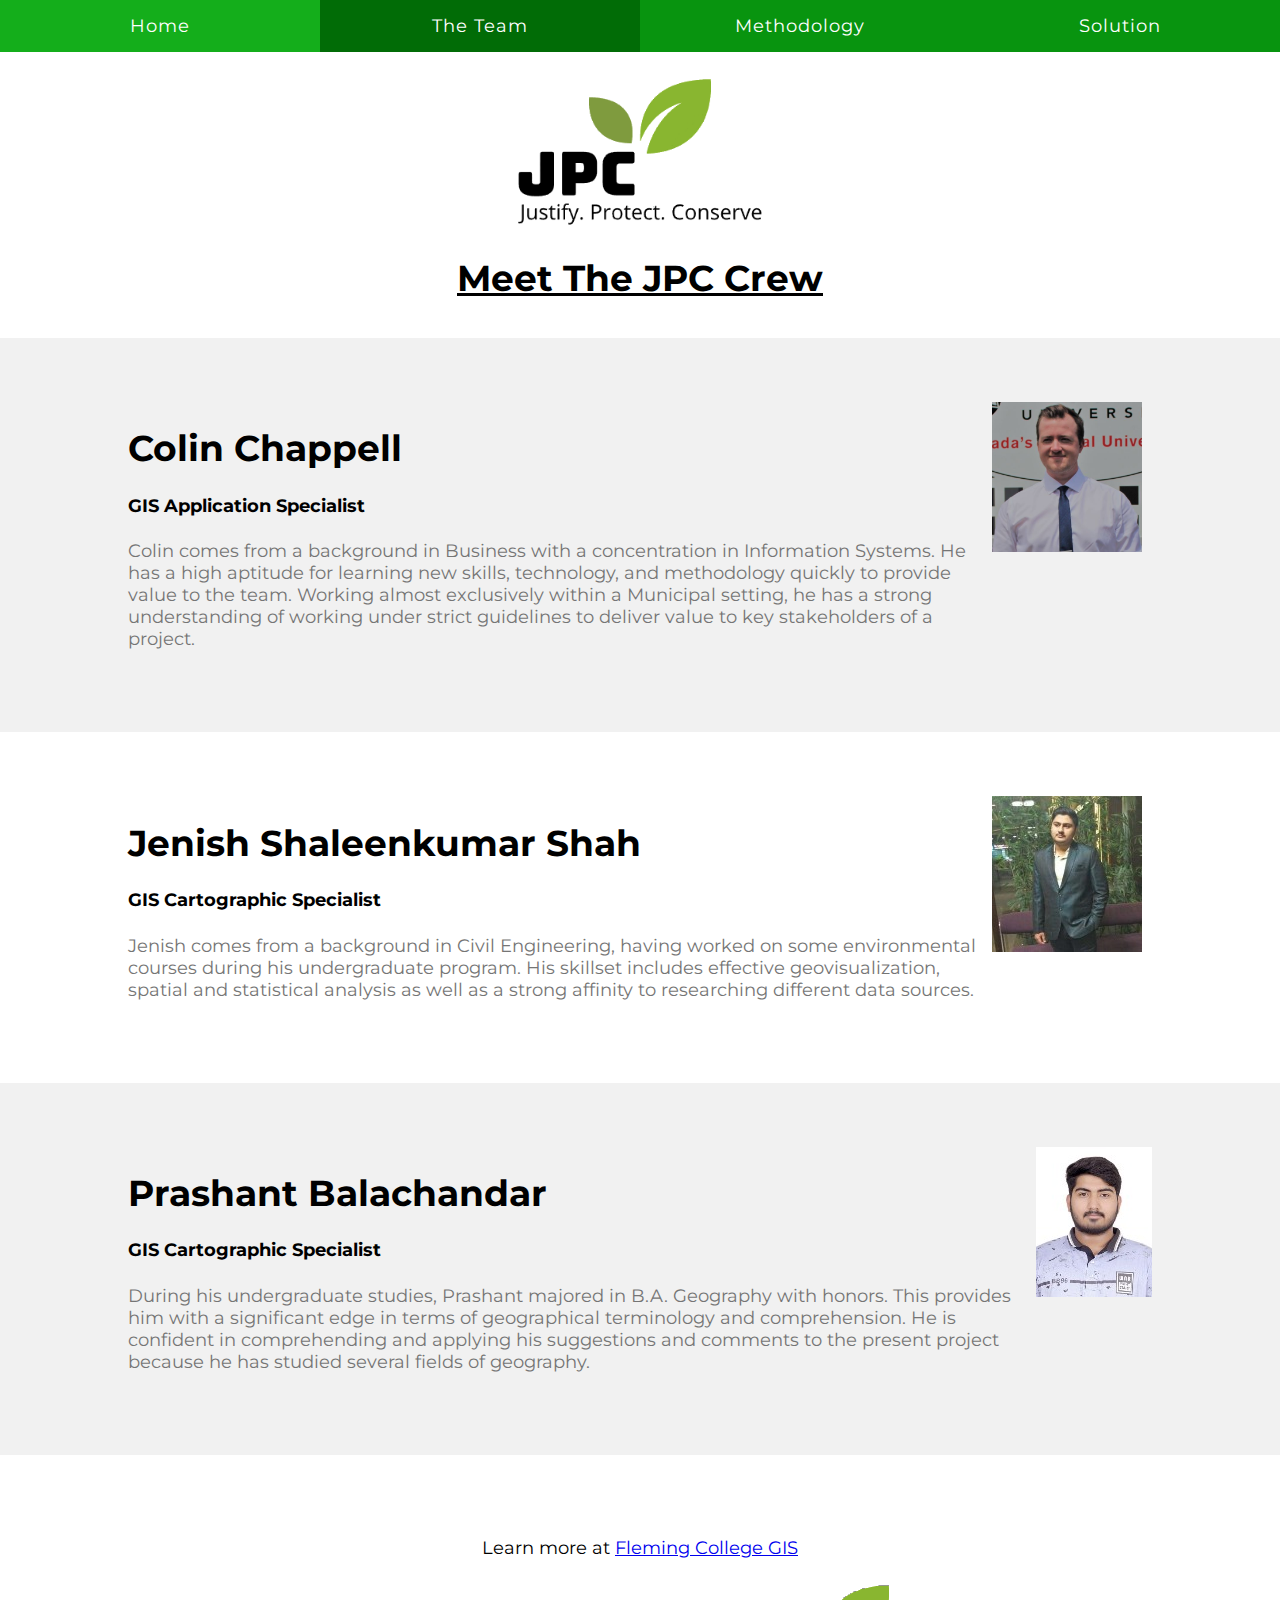
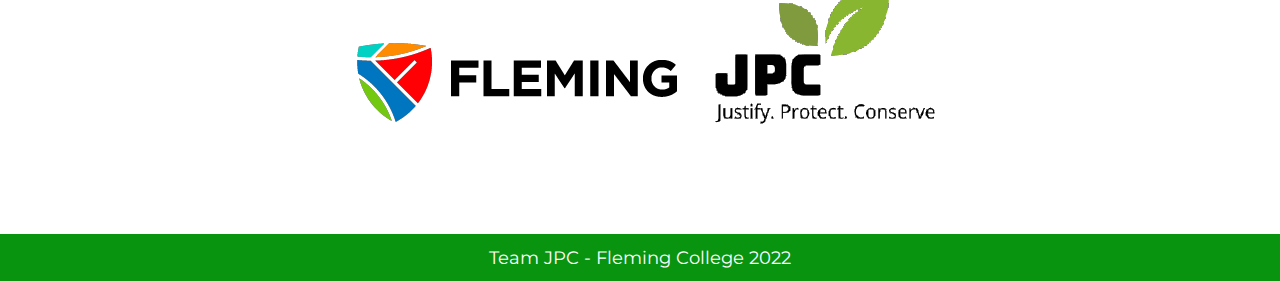
<file: Aboutus.html>
<!DOCTYPE html>
<html lang="en">
<head>
  <title>Team JPC</title>
  <meta charset="UTF-8">
  <meta name="description" content="This is the About us page of our Group Project for the GEOM99 course showing information about team members.">
  <meta name="keywords" content="Web GIS Development, Group Project, Team Members">
  <meta name="author" content="Colin, Jenish, Prashant">
  <meta name="viewport" content="width=device-width, initial-scale=1.0">
  <link rel="stylesheet" type="text/css" href="CSS/style.css">
  <link href="https://fonts.googleapis.com/css2?family=Montserrat:wght@300&amp;display=swap" rel="stylesheet">
  <link rel="apple-touch-icon" sizes="180x180" href="Images/apple-touch-icon.png">
    <link rel="icon" type="image/png" sizes="32x32" href="Images/favicon-32x32.png">
    <link rel="icon" type="image/png" sizes="16x16" href="Images/favicon-16x16.png">
</head>
<body>

<nav class="'navbar"></nav>
<ul class="navbar">
    <li><a href="index.html">Home</a></li>
    <li><a class="active" href= "Aboutus.html">The Team</a></li>
    <li><a href= "Methodology.html">Methodology</a></li>
    <li><a href= "Solution.html">Solution</a></li>
</ul>
  
<div class="bghead">
  <img class="bgimage" src="Images/output-onlinepngtools.png" alt="logo">
  <h1 class="bghead"><u>Meet The JPC Crew</u></h1>
</div>

<div class="grid2"> 
  <div class="gridcontent">
      <h1>Colin Chappell</h1>
      <h4> GIS Application Specialist </h4>
      <p class="textcolor"> Colin comes from a background in Business with a concentration in Information Systems. He has a high aptitude for learning new skills, technology, and methodology quickly to provide value to the team. Working almost exclusively within a Municipal setting, he has a strong understanding of working under strict guidelines to deliver value to key stakeholders of a project.  
      </p>
      </div>
      <div class = "propic1"> 
        <img id = "cpic" src="Images/RSColinHeadshot.jpeg" alt = "Profile Picture" />
      </div>
</div>

<div class="grid"> 
  <div class="gridcontent"> 
      <h1> Jenish Shaleenkumar Shah </h1>
      <h4> GIS Cartographic Specialist </h4>
      <p class="textcolor">Jenish comes from a background in Civil Engineering, having worked on some environmental courses during his undergraduate program. His skillset includes effective geovisualization, spatial and statistical analysis as well as a strong affinity to researching different data sources. 
      </p> 
  </div>
      <div class = "propic1"> 
        <img src="Images/rejenish.jpeg" alt = "Profile Picture" />
      </div>
</div>

<div class="grid2"> 
    <div class = "gridcontent">
      <h1> Prashant Balachandar </h1>
      <h4> GIS Cartographic Specialist</h4>
      <p class="textcolor"> During his undergraduate studies, Prashant majored in B.A. Geography with honors. This provides him with a significant edge in terms of geographical terminology and comprehension. He is confident in comprehending and applying his suggestions and comments to the present project because he has studied several fields of geography. 
      </p>
    </div>
      <div class = "propic"> 
        <img src="Images/reprashant.jpeg" alt = "Profile Picture" />
      </div>
  </div>
<div class="grid3">
  <p class="text2">Learn more at
    <a class="link" href="https://www.geocommunity.net/#about">Fleming College GIS</a>
  </p>
  <img class="logo" src="Images/Artboard1.png" alt="Team Logo">
</div>
<footer>
  <div class="footer">
  <p class="footernote">Team JPC - Fleming College 2022</p>
  </div>
</footer>

</body>

</html>
</file>
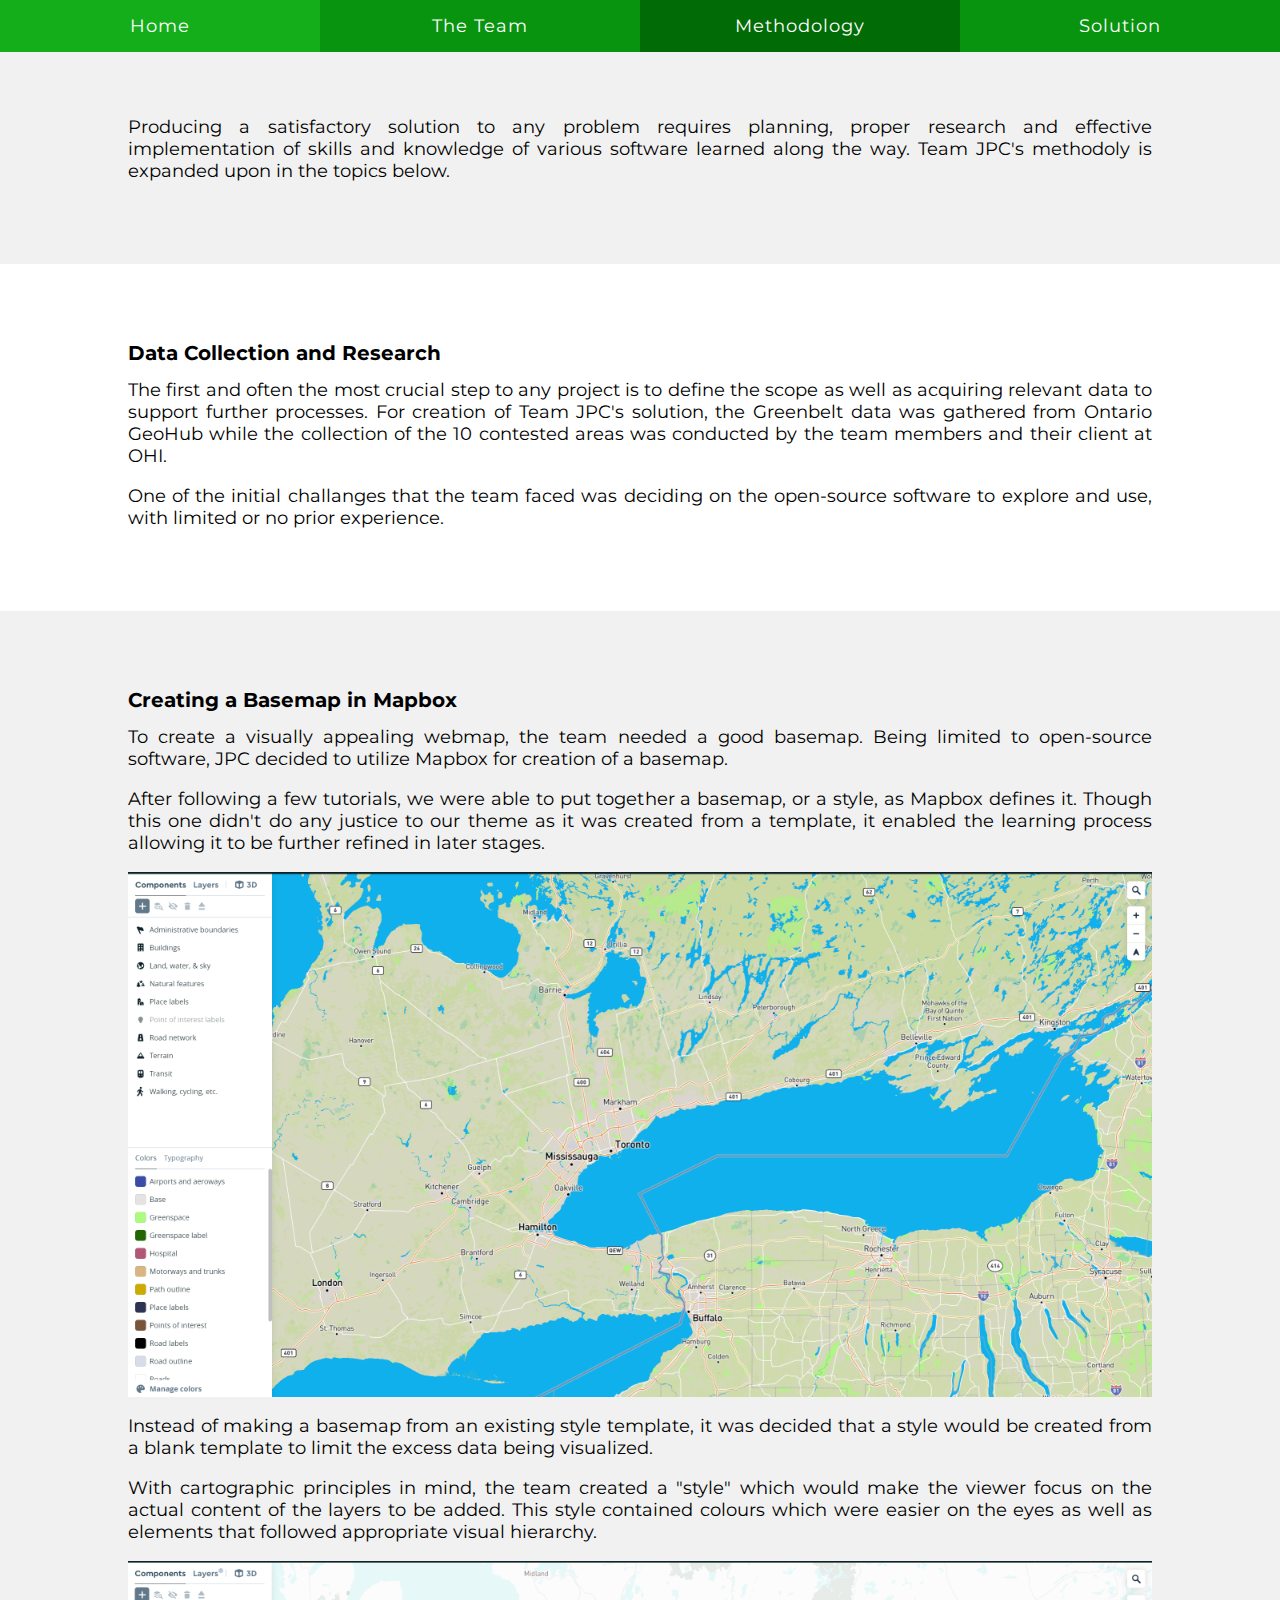
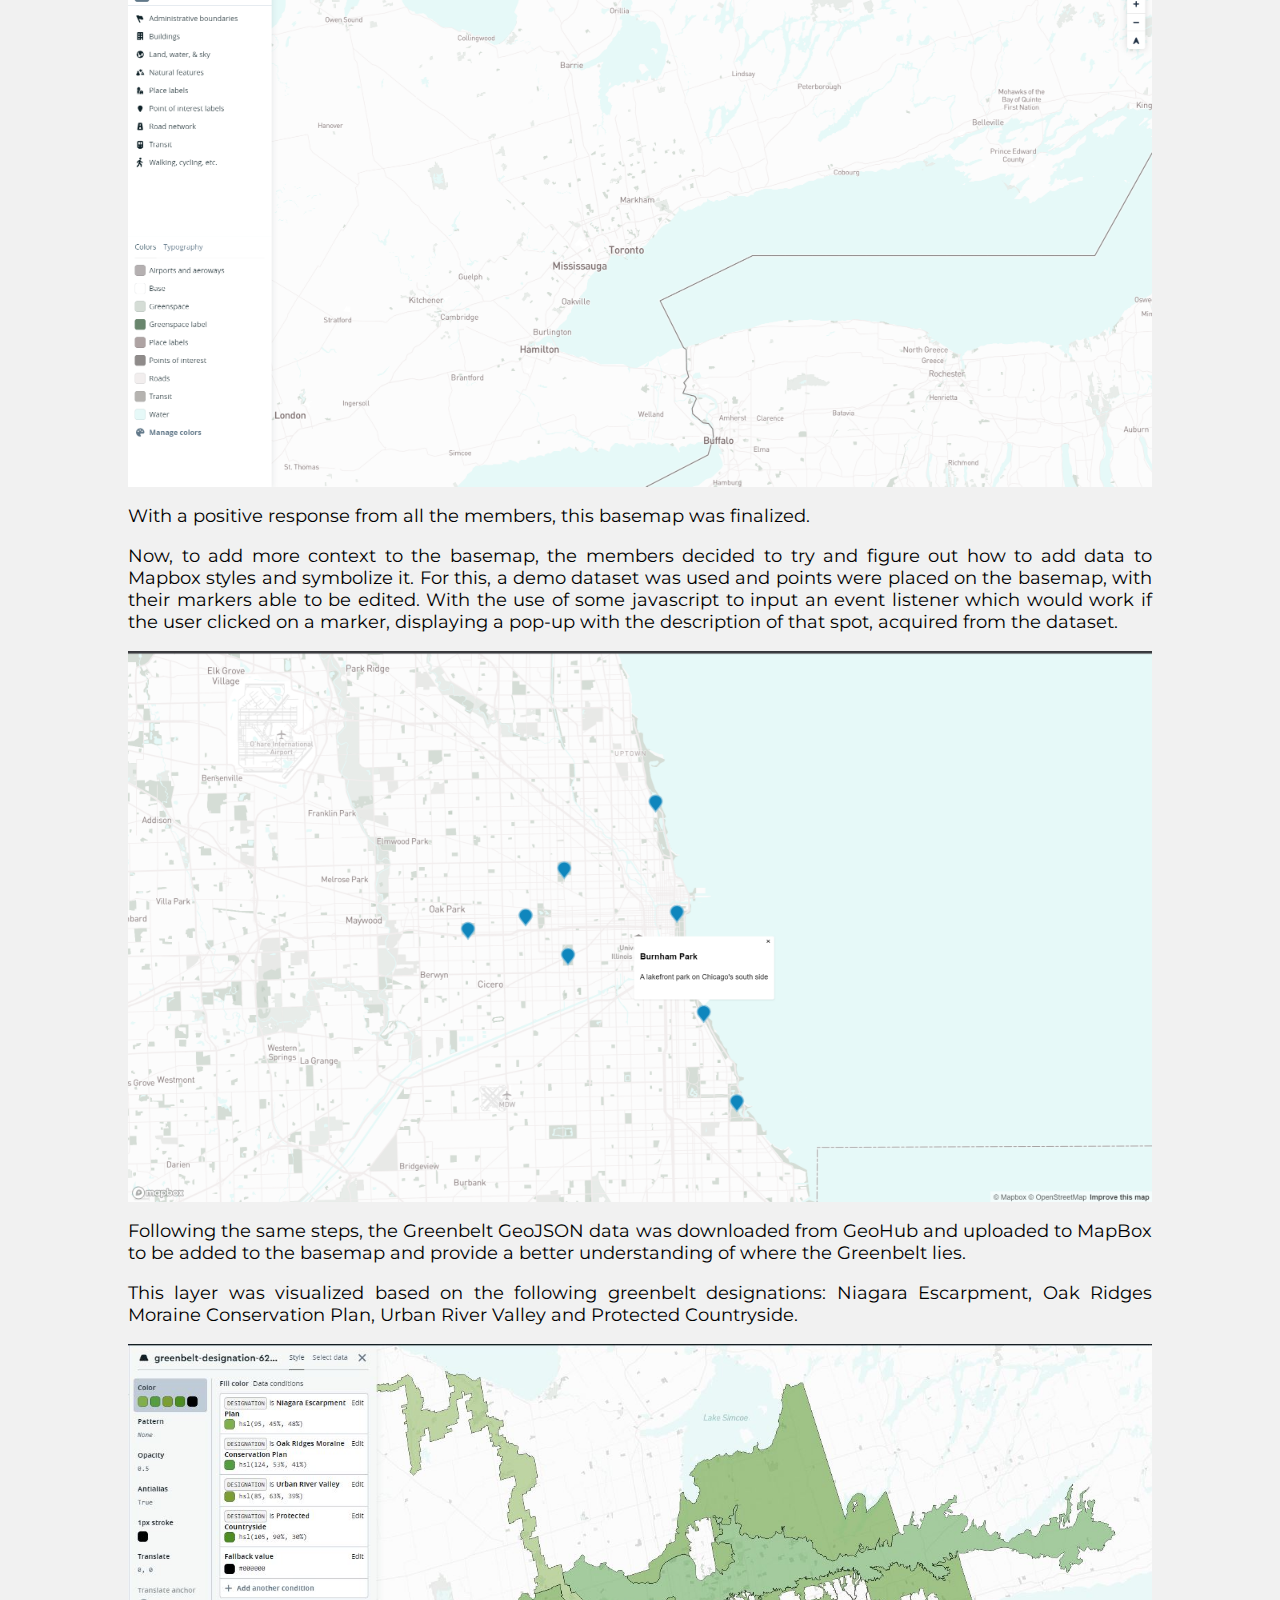
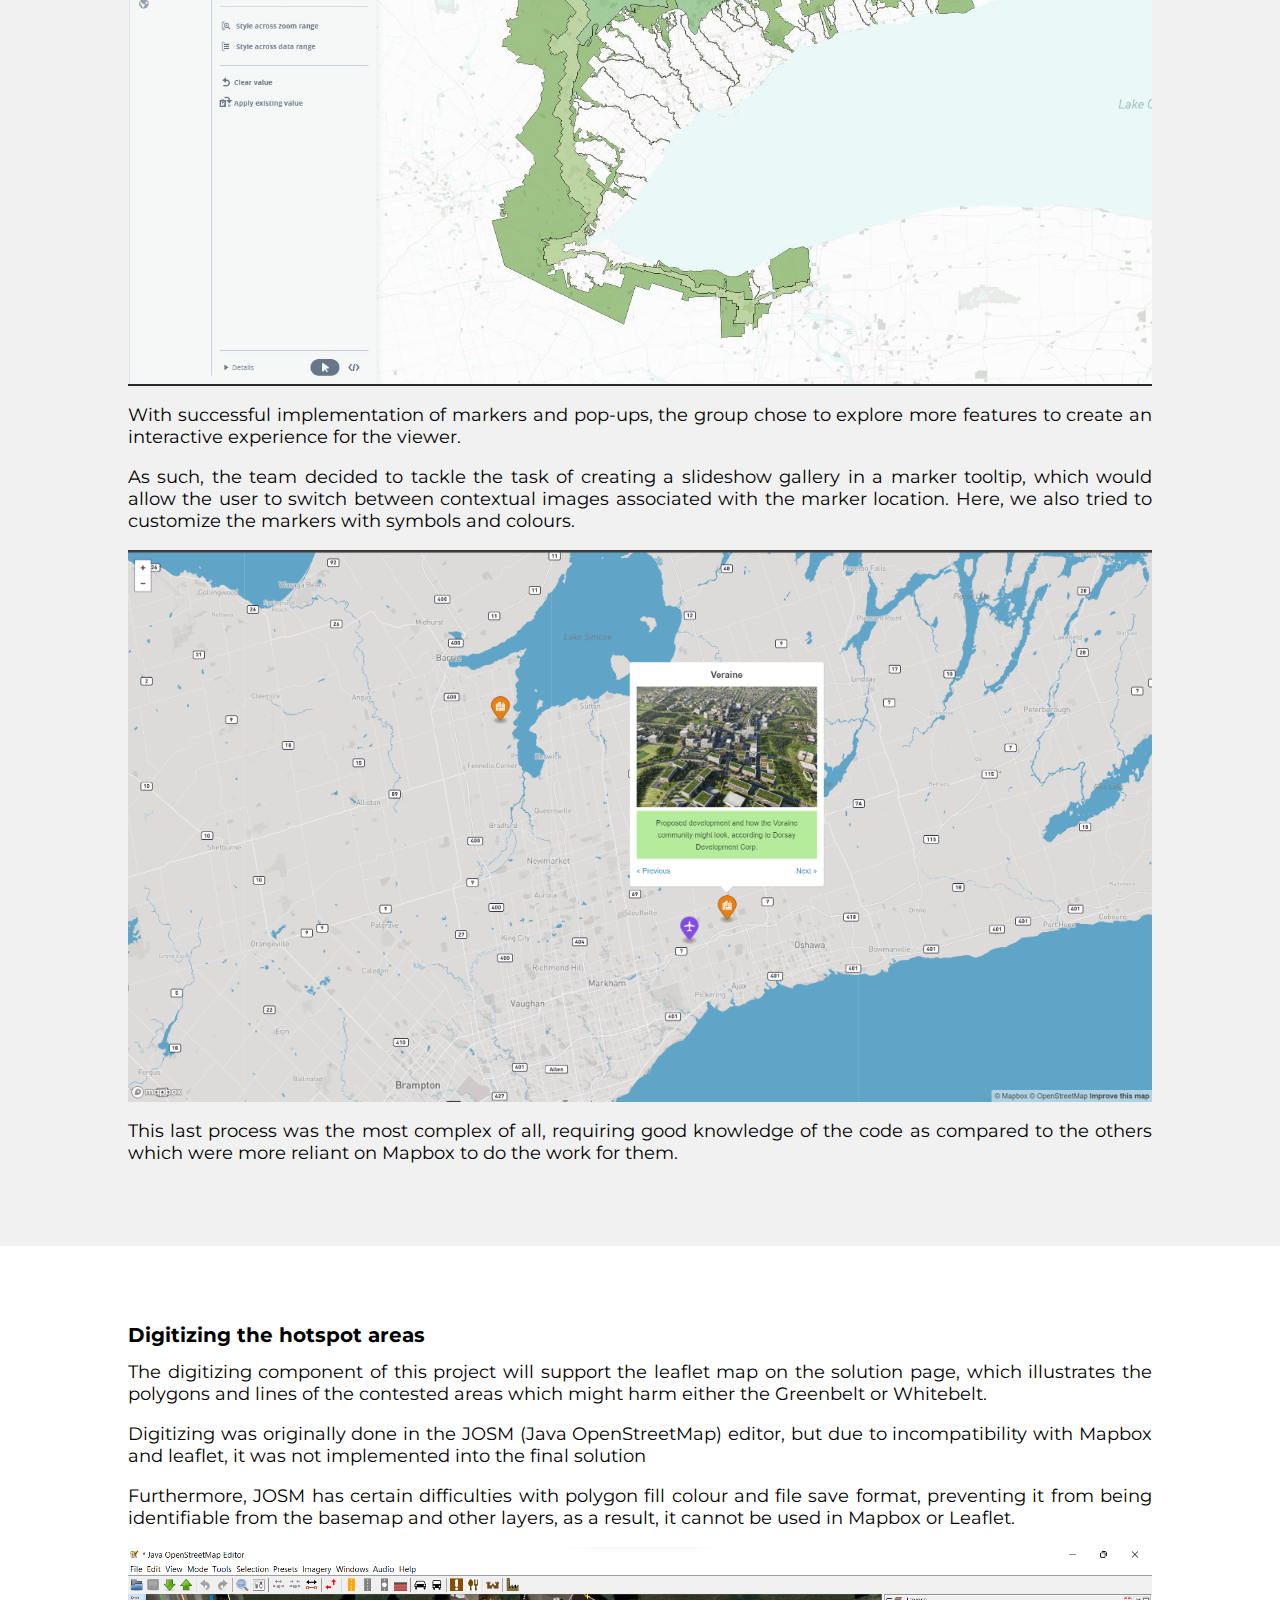
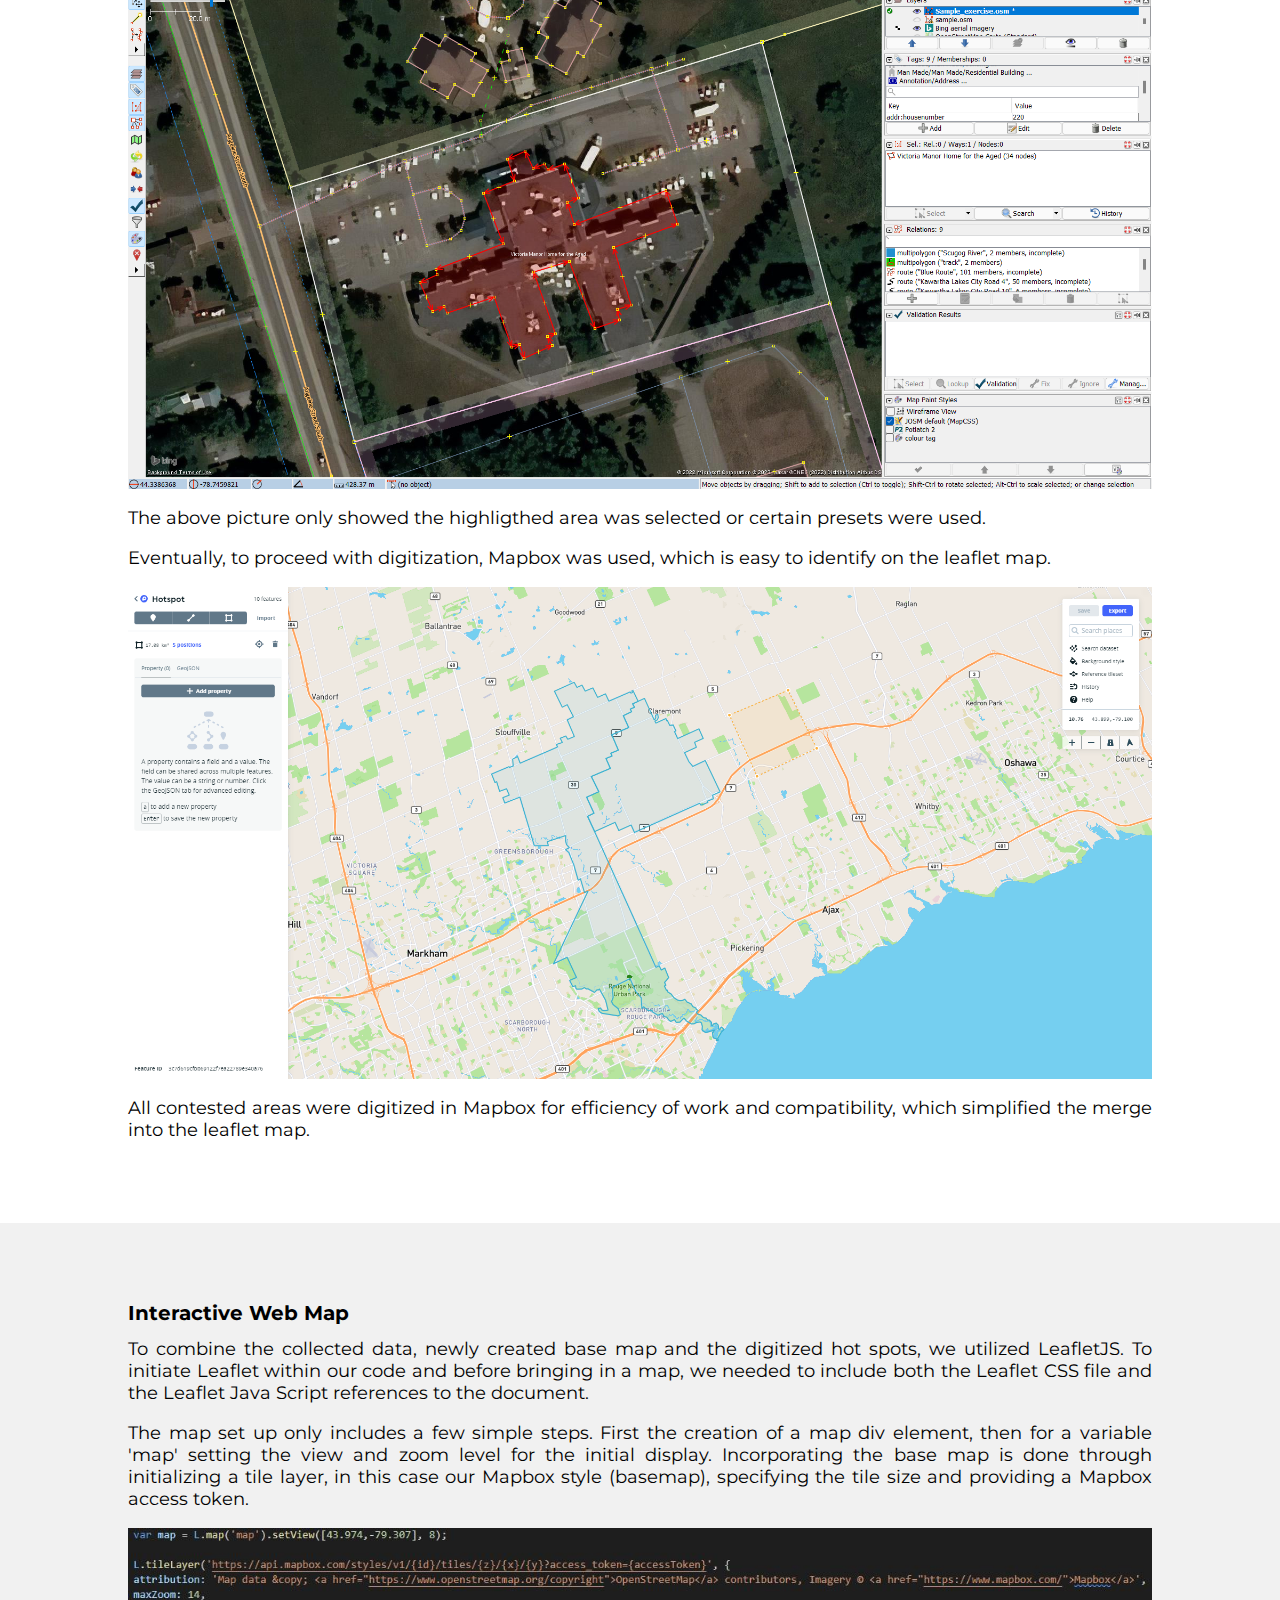
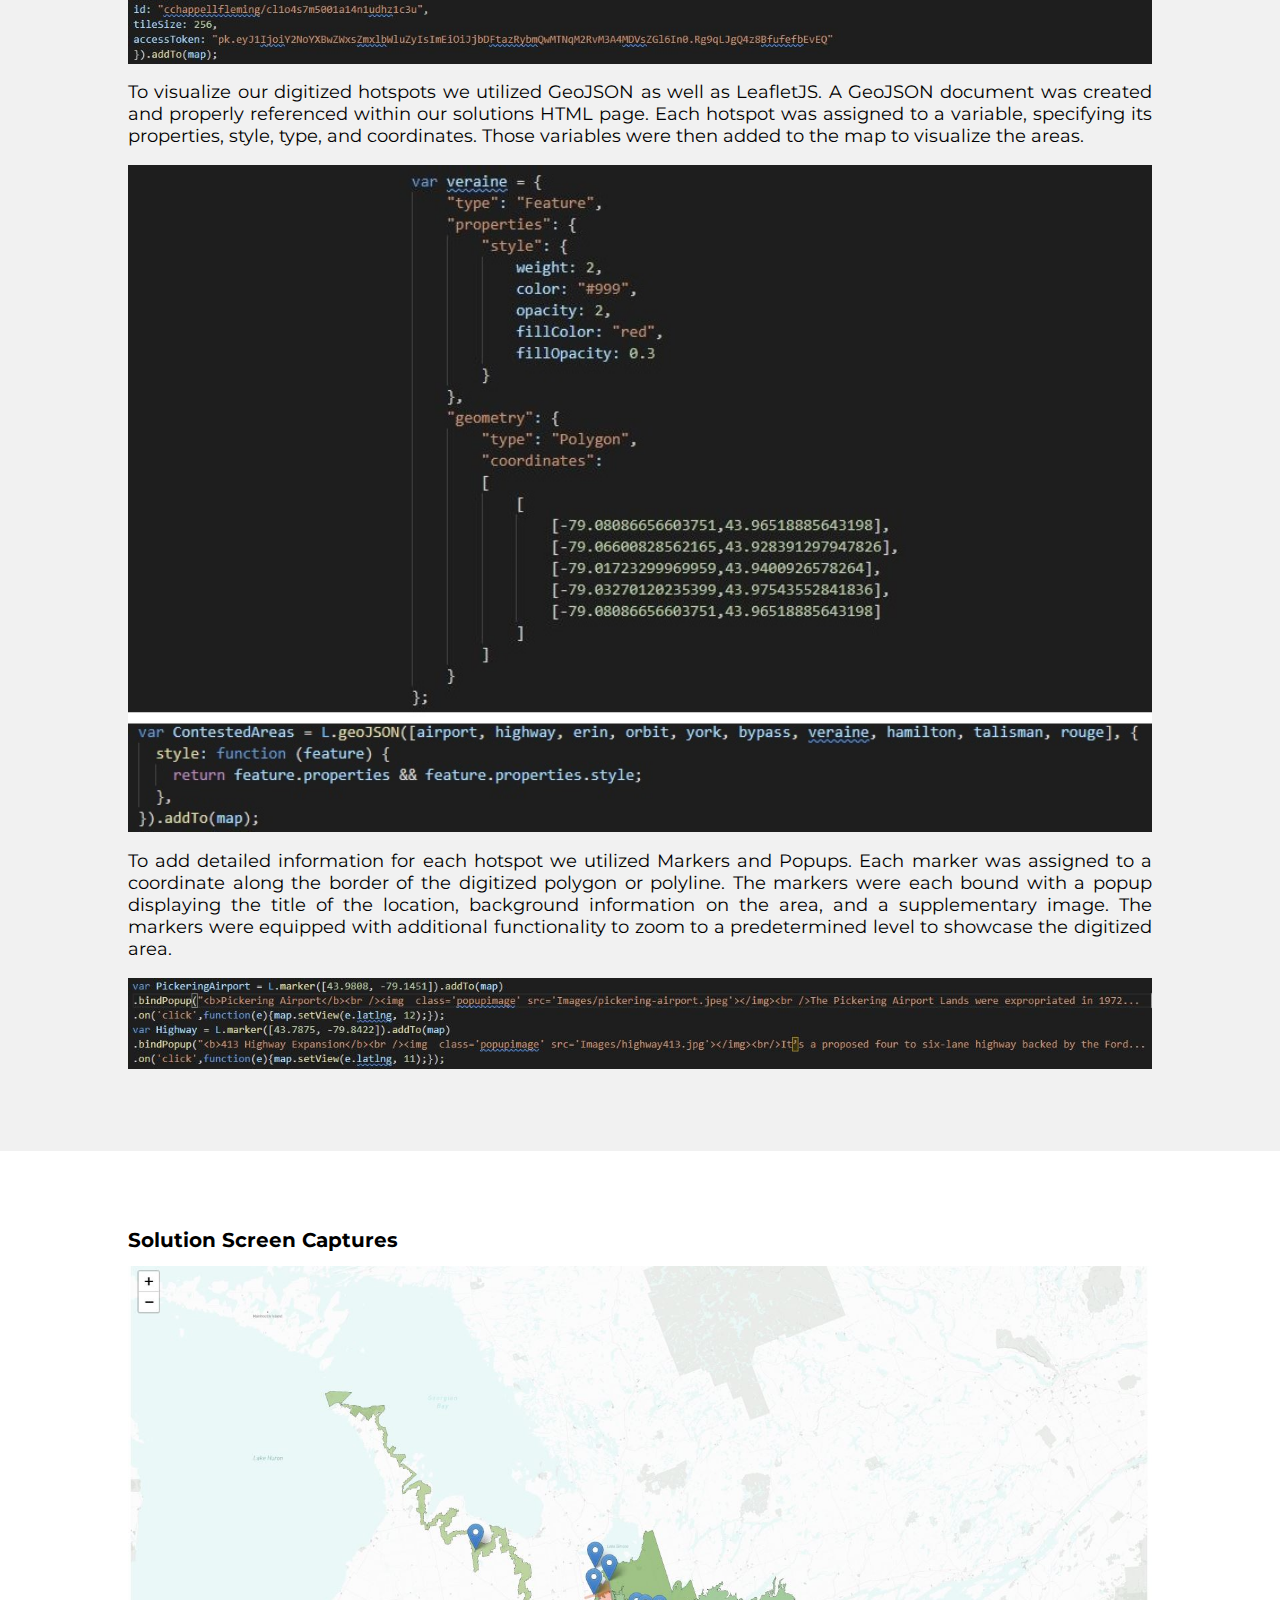
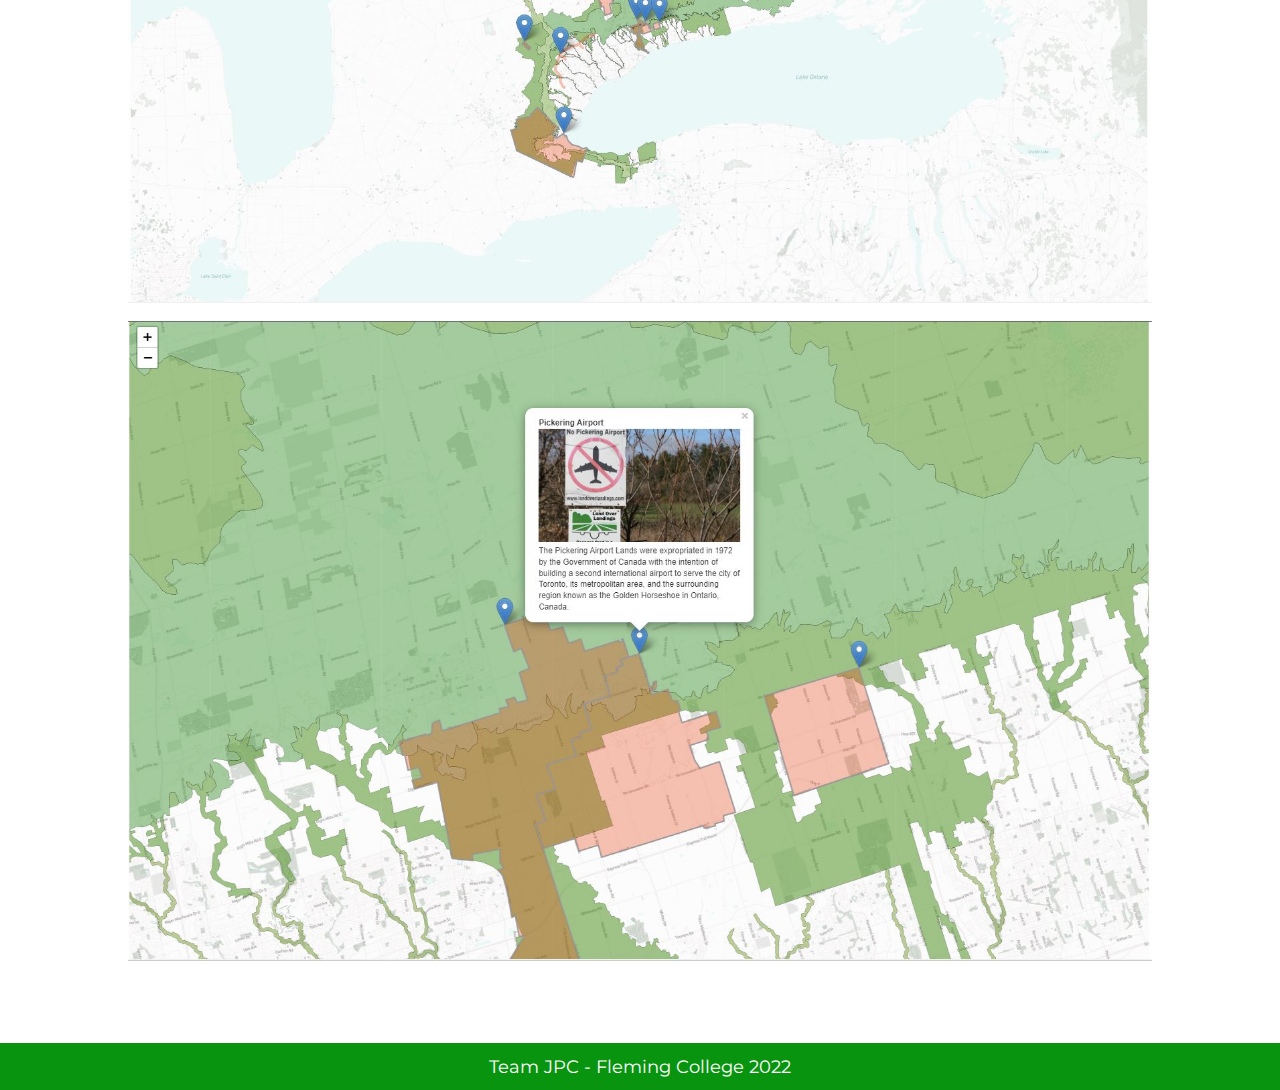
<file: Methodology.html>
<!DOCTYPE html>
<html lang="en">
<head>
  <title>Methodology</title>
  <meta charset="UTF-8">
  <meta name="description" content="This is the Methodology page of our Group Project for the GEOM99.">
  <meta name="keywords" content="Web GIS Development, Group Project, Team Members">
  <meta name="author" content="Colin, Jenish, Prashant">
  <meta name="viewport" content="width=device-width, initial-scale=1.0">
  <link rel="stylesheet" type="text/css" href="CSS/style.css">
  <link href="https://fonts.googleapis.com/css2?family=Montserrat:wght@300&amp;display=swap" rel="stylesheet">
  <link rel="apple-touch-icon" sizes="180x180" href="Images/apple-touch-icon.png">
    <link rel="icon" type="image/png" sizes="32x32" href="Images/favicon-32x32.png">
    <link rel="icon" type="image/png" sizes="16x16" href="Images/favicon-16x16.png">
</head>
<body>

<nav class="'navbar"></nav>
<ul class="navbar">
    <li><a href="index.html">Home</a></li>
    <li><a href= "Aboutus.html">The Team</a></li>
    <li><a class="active" href= "Methodology.html">Methodology</a></li>
    <li><a href= "Solution.html">Solution</a></li>
</ul>

<div class="grid2">
  <div class="gridcontent">
    <p class="generalText">Producing a satisfactory solution to any problem requires planning, proper research and effective implementation of skills and knowledge of various software learned along the way. Team JPC's methodoly is expanded upon in the topics below.</p>
  </div>
</div>

<div class="grid">
  <div class="gridcontent">
    <h1 class="homeSubHead">Data Collection and Research</h1>
    <p class="generalText"> The first and often the most crucial step to any project is to define the scope as well as acquiring relevant data to support further processes. For creation of Team JPC's solution, the Greenbelt data was gathered from Ontario GeoHub while the collection of the 10 contested areas was conducted by the team members and their client at OHI.</p>
    <p class="generalText"> One of the initial challanges that the team faced was deciding on the open-source software to explore and use, with limited or no prior experience.</p>
  </div>
</div>

<div class="grid2">
  <div class="gridcontent">
    <h1 class="homeSubHead">Creating a Basemap in Mapbox</h1>
    <p class="generalText"> To create a visually appealing webmap, the team needed a good basemap. Being limited to open-source software, JPC decided to utilize Mapbox for creation of a basemap. </p>
    <p class="generalText"> After following a few tutorials, we were able to put together a basemap, or a style, as Mapbox defines it. Though this one didn't do any justice to our theme as it was created from a template, it enabled the learning process allowing it to be further refined in later stages.</p>
    <div>
      <img class="methimg" src="Images/basemap1.png" alt="First basemap">
    </div>
    <p class="generalText">Instead of making a basemap from an existing style template, it was decided that a style would be created from a blank template to limit the excess data being visualized.</p>
    <p class="generalText"> With cartographic principles in mind, the team created a "style" which would make the viewer focus on the actual content of the layers to be added. This style contained colours which were easier on the eyes as well as elements that followed appropriate visual hierarchy.</p>
    <div>
      <img class="methimg" src="Images/basemap2.png" alt="Second basemap">
    </div>
    <p class="generalText">With a positive response from all the members, this basemap was finalized.</p>
    <p class="generalText">Now, to add more context to the basemap, the members decided to try and figure out how to add data to Mapbox styles and symbolize it. For this, a demo dataset was used and points were placed on the basemap, with their markers able to be edited. With the use of some javascript to input an event listener which would work if the user clicked on a marker, displaying a pop-up with the description of that spot, acquired from the dataset.</p>
    <div>
      <img class="methimg" src="Images/basemap3.png" alt="Second basemap with markers">
    </div>
    <p class="generalText"> Following the same steps, the Greenbelt GeoJSON data was downloaded from GeoHub and uploaded to MapBox to be added to the basemap and provide a better understanding of where the Greenbelt lies.</p>
    <p class="generalText">This layer was visualized based on the following greenbelt designations: Niagara Escarpment, Oak Ridges Moraine Conservation Plan, Urban River Valley and Protected Countryside.</p>
    <div>
      <img class="methimg" src="Images/greenbeltgeoJSON.jpg" alt="Greenbelt on basemap">
    </div>
    <p class="generalText">With successful implementation of markers and pop-ups, the group chose to explore more features to create an interactive experience for the viewer.</p>
    <p class="generalText">As such, the team decided to tackle the task of creating a slideshow gallery in a marker tooltip, which would allow the user to switch between contextual images associated with the marker location. Here, we also tried to customize the markers with symbols and colours.</p>
    <div>
      <img class="methimg" src="Images/basemap4.png" alt="Slideshow gallery">
    </div>
    <p class="generalText">This last process was the most complex of all, requiring good knowledge of the code as compared to the others which were more reliant on Mapbox to do the work for them.</p>
  </div>
</div>

<div class="grid">
  <div class="gridcontent">
    <h1 class="homeSubHead">Digitizing the hotspot areas</h1>
    <p class="generalText">The digitizing component of this project will support the leaflet map on the solution page, which illustrates the polygons and lines of the contested areas which might harm either the Greenbelt or Whitebelt.</p>
    <p class="generalText">Digitizing was originally done in the JOSM (Java OpenStreetMap) editor, but due to incompatibility with Mapbox and leaflet, it was not implemented into the final solution</p>
    <p class="generalText">Furthermore, JOSM has certain difficulties with polygon fill colour and file save format, preventing it from being identifiable from the basemap and other layers, as a result, it cannot be used in Mapbox or Leaflet.</p>
    <div>
      <img class="methimg" src="Images/JOSM.png" alt="JOSM editor made polygon">
    </div>
    <p class="generalText">The above picture only showed the highligthed area was selected or certain presets were used.</p>
    <p class="generalText"> Eventually, to proceed with digitization, Mapbox was used, which is easy to identify on the leaflet map.</p>
    <div>
      <img class="methimg" src="Images/Mapbox.png" alt="Mapbox made polygons">
    </div>
    <p class="generalText">All contested areas were digitized in Mapbox for efficiency of work and compatibility, which simplified the merge into the leaflet map.</p>
  </div>
</div>

<div class="grid2">
  <div class="gridcontent">
    <h1 class="homeSubHead">Interactive Web Map</h1>
    <p class="generalText">To combine the collected data, newly created base map and the digitized hot spots, we utilized LeafletJS. To initiate Leaflet within our code and before bringing in a map, we needed to include both the Leaflet CSS file and the Leaflet Java Script references to the document.</p>
    <p class="generalText">The map set up only includes a few simple steps. First the creation of a map div element, then for a variable 'map' setting the view and zoom level for the initial display. Incorporating the base map is done through initializing a tile layer, in this case our Mapbox style (basemap), specifying the tile size and providing a Mapbox access token.</p>
    <div>
      <img class="methimg" src="Images/s1.jpg" alt="Initializing Basemap">
    </div>
    <p class="generalText">To visualize our digitized hotspots we utilized GeoJSON as well as LeafletJS. A GeoJSON document was created and properly referenced within our solutions HTML page. Each hotspot was assigned to a variable, specifying its properties, style, type, and coordinates. Those variables were then added to the map to visualize the areas.</p>
    <div>
      <img class="methimg" src="Images/s2.JPG" alt="GeoJSON">
    </div>
    <p class="generalText">To add detailed information for each hotspot we utilized Markers and Popups. Each marker was assigned to a coordinate along the border of the digitized polygon or polyline. The markers were each bound with a popup displaying the title of the location, background information on the area, and a supplementary image. The markers were equipped with additional functionality to zoom to a predetermined level to showcase the digitized area.</p>
    <div>
      <img class="methimg" src="Images/s3.jpg" alt="Markers and Popups">
    </div>
  </div>
</div>

<div class="grid">
  <div class="gridcontent">
    <h1 class="homeSubHead">Solution Screen Captures</h1>
    <div>
      <img class="methimg" src="Images/s4.jpg" alt="Solution Full">
    </div>
    <div>
      <img class="methimg" src="Images/s5.JPG" alt="Solution Popup">
    </div>
  </div>

</div>

<footer>
  <div class="footer">
        <p class="footernote"> Team JPC - Fleming College 2022 </p>
  </div>
</footer>
</body>
</html>
</file>
<file: CSS/style.css>
body {
	background-color:white;
	font-size: 18px;
	margin:0;
	padding:0;
	color: black;
	font-family: 'Montserrat', arial, helvetica, sans-serif;
}

.header{
	background-image: url(/GEOM99/Images/Greenbelt.jpg);
	background-size: cover;
	background-position-y: 70%;
	margin:0;
	padding:0;
	height:20vw;
}
.navbar{
	list-style-type: none;
	margin: 0;
	padding:0;
	top:0;	
	overflow: hidden;
	background-color: #08940f;
	position: sticky;
	display:flex;
	justify-content: center;
}
.navbar2{
	list-style-type: none;
	margin: 0;
	padding:0;
	top:0;	
	overflow: hidden;
	background-color: #08940f;
	position: absolute;
	display:flex;
	justify-content: center;
}

li {
	float:left;
	text-align:center;
}

li a{
	display: inline-block;
	color:white;
	text-decoration: none;
	width: 25vw;
	margin: 0;
	padding: 15px 0px;
	letter-spacing: 1px;
	flex: 1;
}
li a:focus{
	border-color:white;
	background-color:#14ae1b;
	color:white;
	font-weight: bold;
}
li a:hover {
	background-color: #14ae1b;
	color:white;
}
.active{
	display: block;
	background-color:#016c06;
}
.block1 {
	padding: 0.5vw;
	margin-top: 0;
	margin-left: 10vw;
	margin-right:10vw;
	border-bottom:solid;
	border-color: #000000;
	border-width: 1pt;
}
.block2 {
	padding: 0.5vw;
	margin-top: 0;
	margin-left: 10vw;
	margin-right:10vw;
	border-bottom:solid;
	border-color: #858484;
	border-width: 1pt;
	border-bottom: none;
}
.grid3 {
	padding-top: 64px;
    padding-bottom: 64px;
    padding-left: 10vw;
	padding-right: 10vw;
	text-align: center;
}
.title1 {
	font-size: 30px;
	color:#000000
}

.title2{
	font-weight:bold;
	font-size:20px;
	color:#009999;
	margin-top: 5px;
	margin-bottom:0px;
}

.title3 {
	width:60%;
	margin: auto;
	font-size: 30px;
	color:#000000
}

.title4 {
	font-size:20pt;
	color:#000000;
}

.generalText{
	margin-top: 0;
	text-align: justify;
}

.homeSubHead{
	font-weight:bold;
	font-size:20px;
}

.text1{
	font-size:22px;	
    text-align: justify;
}
.text2{
    font-size:18px;	
	text-align: center;
}

.text3{
    font-size:16px;	
	text-align: justify;
}

.text4{
	font-size:18px;
}
.list {
	list-style-type: none;
	margin: 0;
	padding:0;
	top:0;	
	overflow:hidden;
	background-color: #08940f;
	position: sticky;
	justify-content: center;
}

#map {
    height: 1000px;
    width:80%;
	text-align: center;
	margin-bottom: 1vw;
	margin-left: 10vw;
	margin-right: 10vw;
}
/* about us page code */
.bghead {
    text-align: center;
    background-color:white;
    padding-bottom: 7px;
}
.bgimage {
    display: block;
    margin-left: auto;
    margin-right: auto;
    padding-top: 20px;
    width: 20%;
}
.grid {
    padding-top: 64px;
    padding-bottom: 64px;
    padding-left: 10vw;
	padding-right: 10vw;
    display: flex;
}
.grid2 {
    padding-top: 64px;
    padding-bottom: 64px;
    padding-left: 10vw;
	padding-right: 10vw;
    color:#000;
    background-color:#f1f1f1;
    display: flex;
}
.gridcontent {
    text-align: left;
    flex: 100%;
}
.textcolor{
    color:#757575
}
.propic {
    right: 600px;
}
.propic1 {
    left: 150px;
    flex: 0%;
    padding-right: 1%;
}
#cpic{
	height: 150px;
	width: 150px;
}
.popupimage{
	max-width: 301px;
}
.profilepic {
    left: 150px;
    flex: 0%;
    padding-right: 1%;
}

.Disclaimer {
    color: white;
    flex:60%;
    font-size: 15px;
    background-color: #333;
    text-align: center;
}
.footer {
	background-color: #08940f;
	position: static;
	width: 100%;
	bottom: 0px;
	left: 0px;
}
.footernote {
	color:rgb(255, 255, 255);
	font-family: 'Montserrat', sans-serif;
	text-align: center;
	margin-top: 0;
	margin-bottom: 0;
	padding: 1vw;
}
.methimg {
	width:80vw;
	height:100%;
	text-align: center;
	padding-bottom: 1vw;
}
</file>
